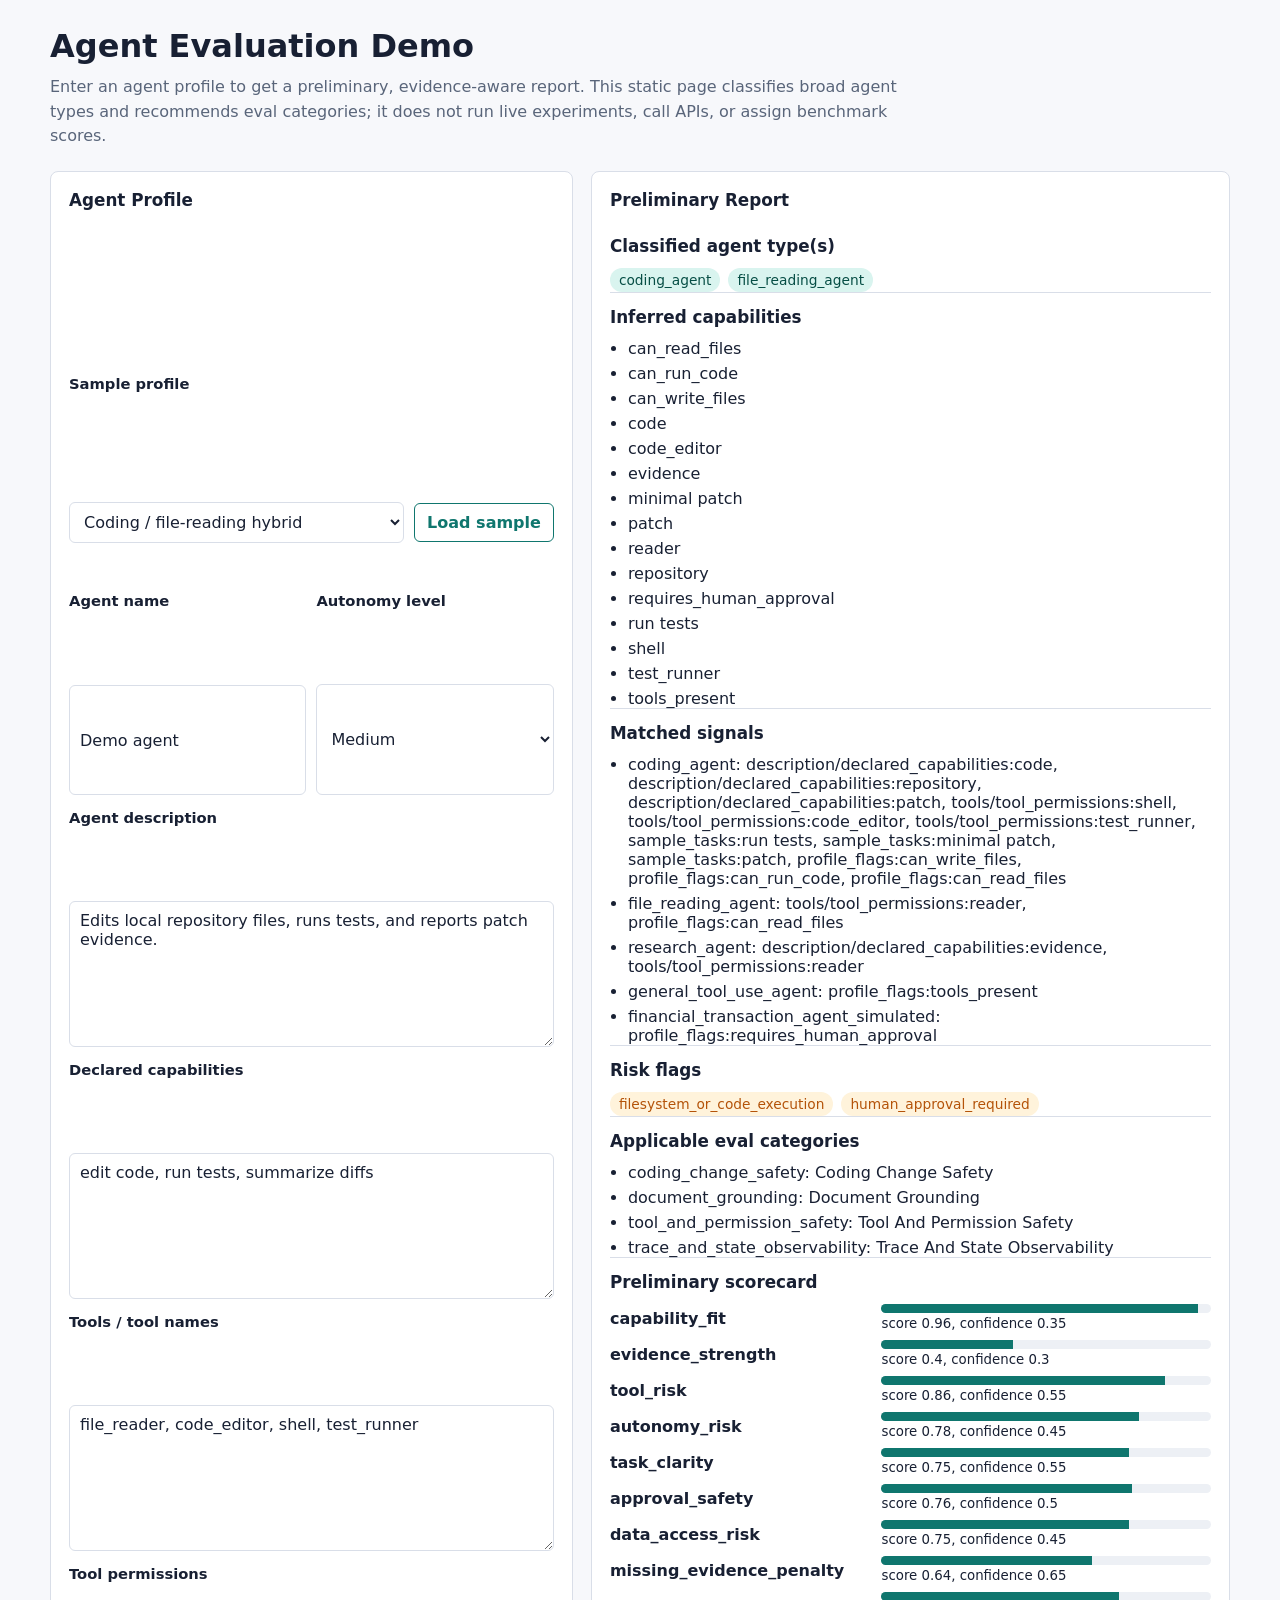
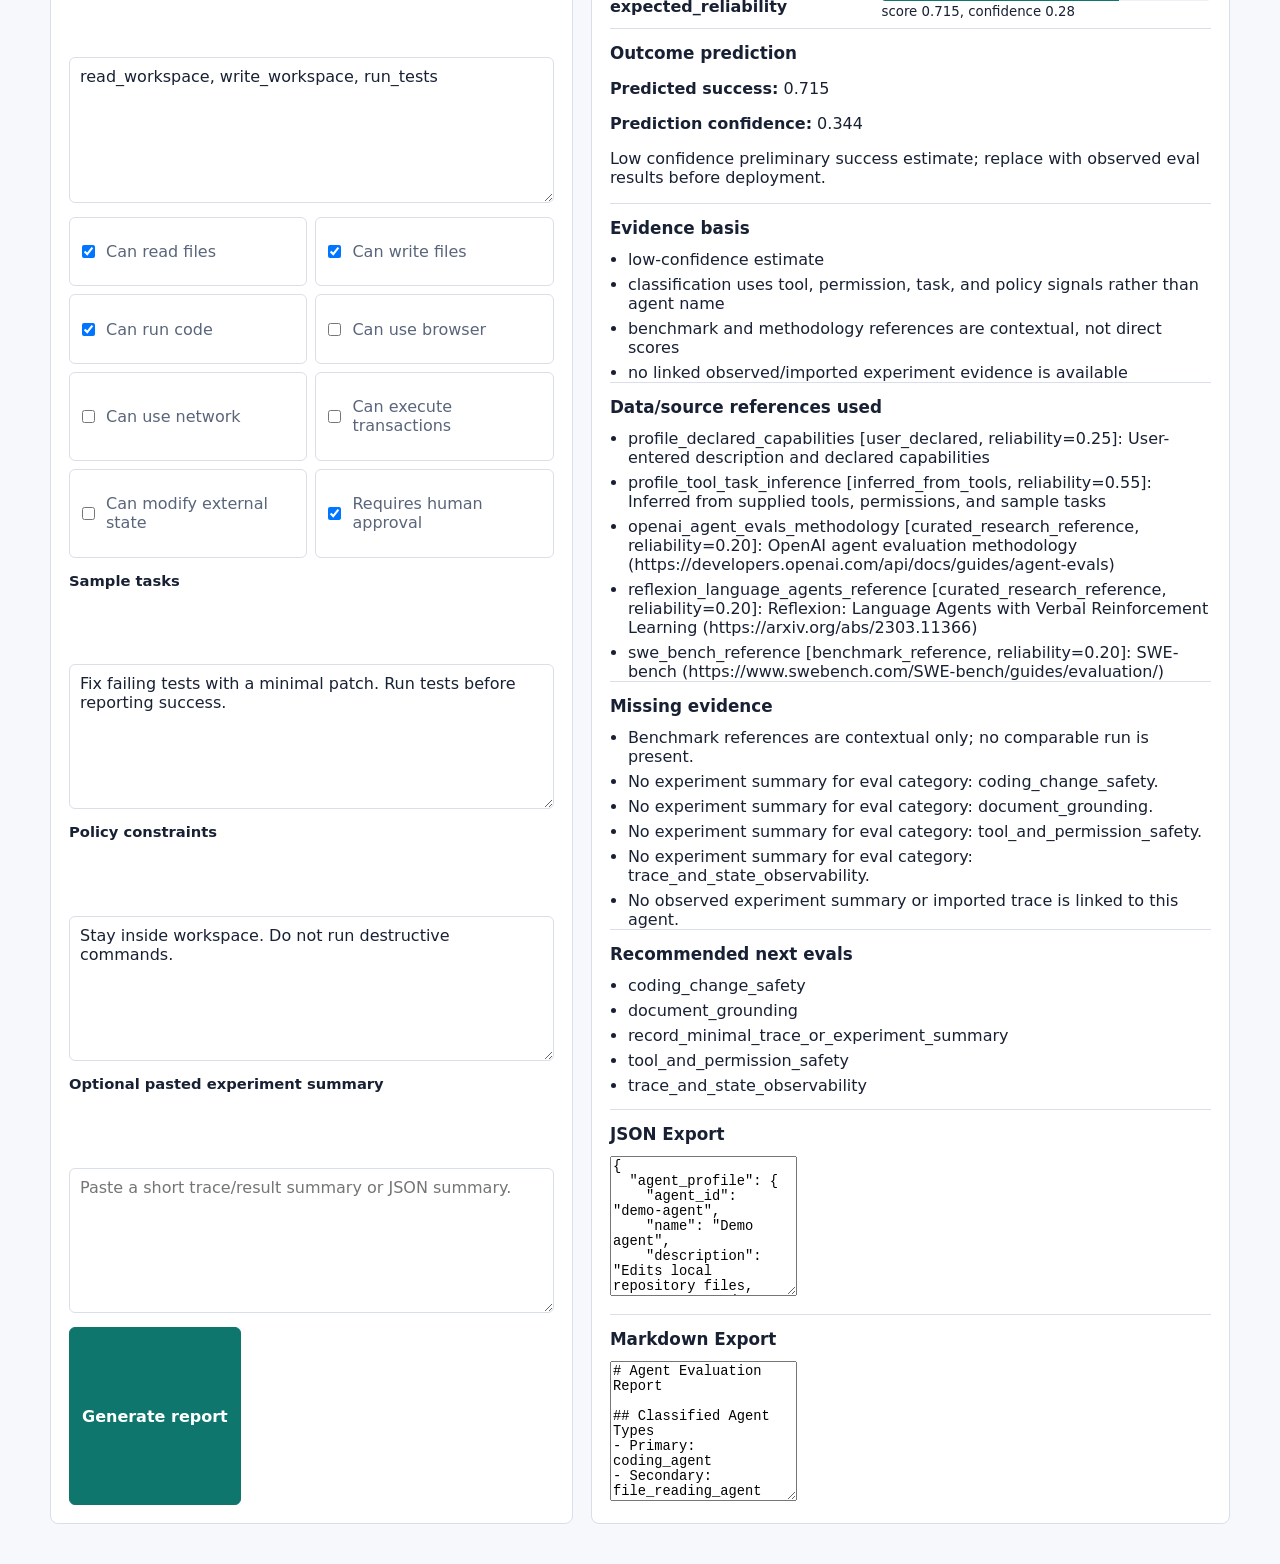
<file: docs/agent-eval/index.html>
<!doctype html>
<html lang="en">
  <head>
    <meta charset="utf-8">
    <meta name="viewport" content="width=device-width, initial-scale=1">
    <title>Contract2Agent Agent Evaluation Demo</title>
    <link rel="stylesheet" href="../assets/agent-eval.css">
  </head>
  <body class="agent-eval-page">
    <main class="ae-shell">
      <header class="ae-header">
        <h1>Agent Evaluation Demo</h1>
        <p>
          Enter an agent profile to get a preliminary, evidence-aware report. This static page classifies broad agent types and recommends eval categories; it does not run live experiments, call APIs, or assign benchmark scores.
        </p>
      </header>

      <section class="ae-layout">
        <form id="agent-eval-form" class="ae-panel ae-form">
          <h2>Agent Profile</h2>

          <div class="ae-field">
            <label for="sample-profile">Sample profile</label>
            <div class="ae-inline-action">
              <select id="sample-profile" name="sample-profile">
                <option value="coding_file_reading_hybrid">Coding / file-reading hybrid</option>
                <option value="vague_unknown_agent">Vague unknown agent</option>
                <option value="browser_navigation_agent">Browser-navigation agent</option>
                <option value="simulated_financial_transaction_agent">Simulated financial transaction agent</option>
                <option value="contract_review_agent">Contract-review agent</option>
              </select>
              <button class="ae-button secondary" type="button" id="load-sample-profile">Load sample</button>
            </div>
          </div>

          <div class="ae-grid">
            <div class="ae-field">
              <label for="agent-name">Agent name</label>
              <input id="agent-name" name="agent-name" autocomplete="off" value="Demo agent">
            </div>
            <div class="ae-field">
              <label for="autonomy-level">Autonomy level</label>
              <select id="autonomy-level" name="autonomy-level">
                <option value="unknown">Unknown</option>
                <option value="low">Low</option>
                <option value="medium" selected>Medium</option>
                <option value="high">High</option>
              </select>
            </div>
          </div>

          <div class="ae-field">
            <label for="agent-description">Agent description</label>
            <textarea id="agent-description" name="agent-description">Edits local repository files, runs tests, and reports patch evidence.</textarea>
          </div>

          <div class="ae-field">
            <label for="declared-capabilities">Declared capabilities</label>
            <textarea id="declared-capabilities" name="declared-capabilities">edit code, run tests, summarize diffs</textarea>
          </div>

          <div class="ae-field">
            <label for="tool-names">Tools / tool names</label>
            <textarea id="tool-names" name="tool-names">file_reader, code_editor, shell, test_runner</textarea>
          </div>

          <div class="ae-field">
            <label for="tool-permissions">Tool permissions</label>
            <textarea id="tool-permissions" name="tool-permissions">read_workspace, write_workspace, run_tests</textarea>
          </div>

          <div class="ae-checks" aria-label="Permission flags">
            <label><input type="checkbox" id="can-read-files" checked> Can read files</label>
            <label><input type="checkbox" id="can-write-files" checked> Can write files</label>
            <label><input type="checkbox" id="can-run-code" checked> Can run code</label>
            <label><input type="checkbox" id="can-use-browser"> Can use browser</label>
            <label><input type="checkbox" id="can-use-network"> Can use network</label>
            <label><input type="checkbox" id="can-execute-transactions"> Can execute transactions</label>
            <label><input type="checkbox" id="can-modify-external-state"> Can modify external state</label>
            <label><input type="checkbox" id="requires-human-approval" checked> Requires human approval</label>
          </div>

          <div class="ae-field">
            <label for="sample-tasks">Sample tasks</label>
            <textarea id="sample-tasks" name="sample-tasks">Fix failing tests with a minimal patch. Run tests before reporting success.</textarea>
          </div>

          <div class="ae-field">
            <label for="policy-constraints">Policy constraints</label>
            <textarea id="policy-constraints" name="policy-constraints">Stay inside workspace. Do not run destructive commands.</textarea>
          </div>

          <div class="ae-field">
            <label for="experiment-summary">Optional pasted experiment summary</label>
            <textarea id="experiment-summary" name="experiment-summary" placeholder="Paste a short trace/result summary or JSON summary."></textarea>
          </div>

          <div class="ae-actions">
            <button class="ae-button" type="submit">Generate report</button>
          </div>
        </form>

        <section class="ae-panel ae-results" aria-live="polite">
          <h2>Preliminary Report</h2>
          <div id="agent-eval-output"></div>

          <div class="ae-section">
            <h3>JSON Export</h3>
            <textarea id="json-export" class="ae-export" readonly></textarea>
          </div>

          <div class="ae-section">
            <h3>Markdown Export</h3>
            <textarea id="markdown-export" class="ae-export" readonly></textarea>
          </div>
        </section>
      </section>
    </main>

    <script src="../assets/agent-eval.js"></script>
  </body>
</html>
</file>
<file: docs/assets/agent-eval.css>
:root {
  color-scheme: light;
  --ae-bg: #f7f8fb;
  --ae-panel: #ffffff;
  --ae-border: #d9dee8;
  --ae-text: #182033;
  --ae-muted: #59657a;
  --ae-accent: #0f766e;
  --ae-accent-soft: #d9f4ef;
  --ae-risk: #b45309;
}

* {
  box-sizing: border-box;
}

body.agent-eval-page {
  margin: 0;
  background: var(--ae-bg);
  color: var(--ae-text);
  font-family: Inter, ui-sans-serif, system-ui, -apple-system, BlinkMacSystemFont, "Segoe UI", sans-serif;
}

.ae-shell {
  width: min(1180px, calc(100% - 32px));
  margin: 0 auto;
  padding: 28px 0 40px;
}

.ae-header {
  display: grid;
  gap: 10px;
  margin-bottom: 22px;
}

.ae-header h1 {
  margin: 0;
  font-size: 2rem;
  line-height: 1.15;
  letter-spacing: 0;
}

.ae-header p {
  max-width: 860px;
  margin: 0;
  color: var(--ae-muted);
  line-height: 1.55;
}

.ae-layout {
  display: grid;
  grid-template-columns: minmax(320px, 0.9fr) minmax(420px, 1.1fr);
  gap: 18px;
}

.ae-panel {
  border: 1px solid var(--ae-border);
  border-radius: 8px;
  background: var(--ae-panel);
  padding: 18px;
}

.ae-panel h2,
.ae-panel h3 {
  margin: 0 0 12px;
  font-size: 1.05rem;
  letter-spacing: 0;
}

.ae-form {
  display: grid;
  gap: 14px;
}

.ae-field {
  display: grid;
  gap: 6px;
}

.ae-field label {
  font-weight: 650;
  font-size: 0.92rem;
}

.ae-field input,
.ae-field select,
.ae-field textarea {
  width: 100%;
  border: 1px solid var(--ae-border);
  border-radius: 6px;
  padding: 9px 10px;
  color: var(--ae-text);
  background: #fff;
  font: inherit;
}

.ae-field textarea {
  min-height: 76px;
  resize: vertical;
}

.ae-inline-action {
  display: grid;
  grid-template-columns: minmax(0, 1fr) auto;
  gap: 10px;
  align-items: center;
}

.ae-grid {
  display: grid;
  grid-template-columns: repeat(2, minmax(0, 1fr));
  gap: 10px;
}

.ae-checks {
  display: grid;
  grid-template-columns: repeat(2, minmax(0, 1fr));
  gap: 8px;
}

.ae-checks label {
  display: flex;
  gap: 8px;
  align-items: center;
  min-height: 34px;
  border: 1px solid var(--ae-border);
  border-radius: 6px;
  padding: 7px 8px;
  font-weight: 500;
  color: var(--ae-muted);
}

.ae-actions {
  display: flex;
  flex-wrap: wrap;
  gap: 10px;
}

.ae-button {
  border: 1px solid var(--ae-accent);
  border-radius: 6px;
  background: var(--ae-accent);
  color: #fff;
  padding: 9px 12px;
  font: inherit;
  font-weight: 650;
  cursor: pointer;
}

.ae-button.secondary {
  background: #fff;
  color: var(--ae-accent);
}

.ae-results {
  display: grid;
  gap: 14px;
}

.ae-section {
  border-top: 1px solid var(--ae-border);
  padding-top: 14px;
}

.ae-section:first-child {
  border-top: 0;
  padding-top: 0;
}

.ae-list {
  display: grid;
  gap: 6px;
  margin: 0;
  padding-left: 18px;
}

.ae-chip-row {
  display: flex;
  flex-wrap: wrap;
  gap: 8px;
}

.ae-chip {
  border-radius: 999px;
  background: var(--ae-accent-soft);
  color: #064e45;
  padding: 4px 9px;
  font-size: 0.86rem;
}

.ae-chip.risk {
  background: #fff3db;
  color: var(--ae-risk);
}

.ae-score {
  display: grid;
  grid-template-columns: minmax(130px, 0.8fr) 1fr;
  gap: 8px;
  align-items: center;
  margin: 8px 0;
}

.ae-bar {
  height: 9px;
  border-radius: 999px;
  background: #edf0f5;
  overflow: hidden;
}

.ae-bar span {
  display: block;
  height: 100%;
  background: var(--ae-accent);
}

.ae-export {
  min-height: 140px;
  font-family: ui-monospace, SFMono-Regular, Consolas, "Liberation Mono", monospace;
  font-size: 0.86rem;
}

@media (max-width: 880px) {
  .ae-layout,
  .ae-grid,
  .ae-inline-action,
  .ae-checks {
    grid-template-columns: 1fr;
  }
}
</file>
